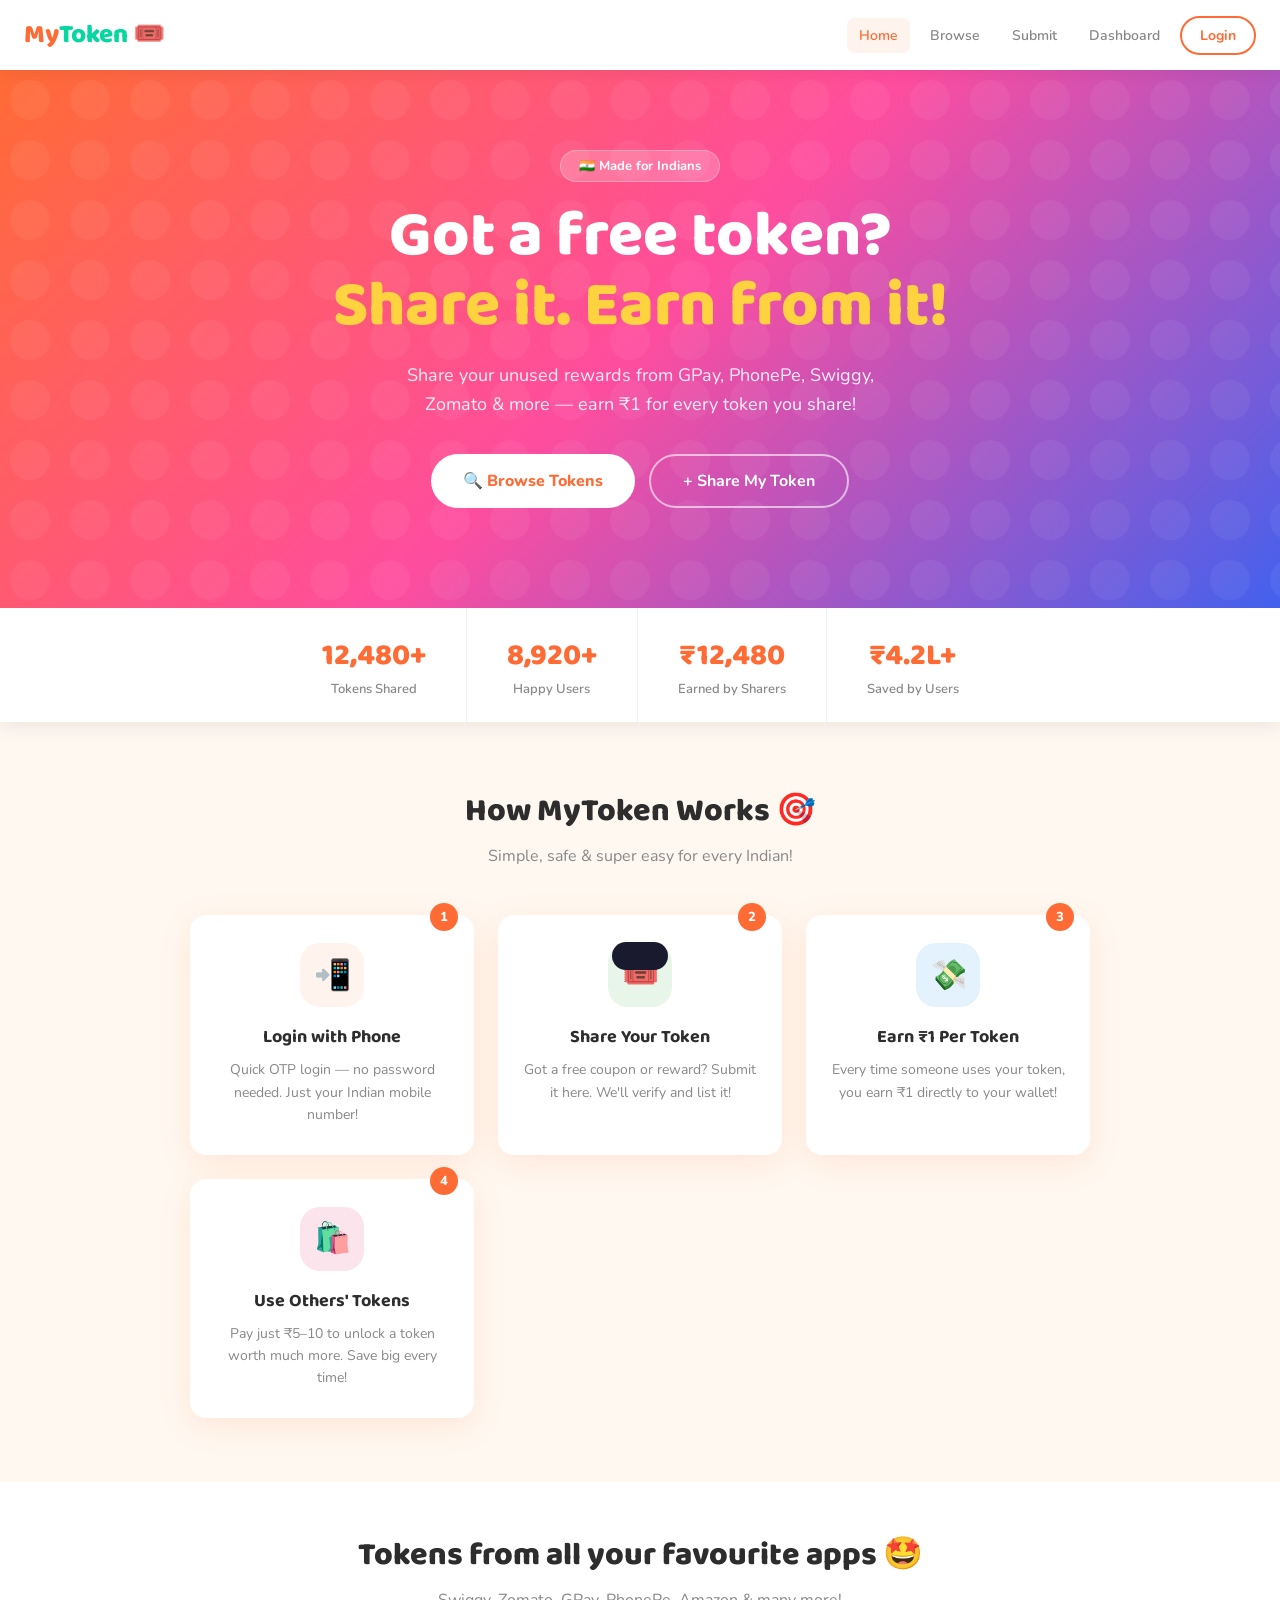
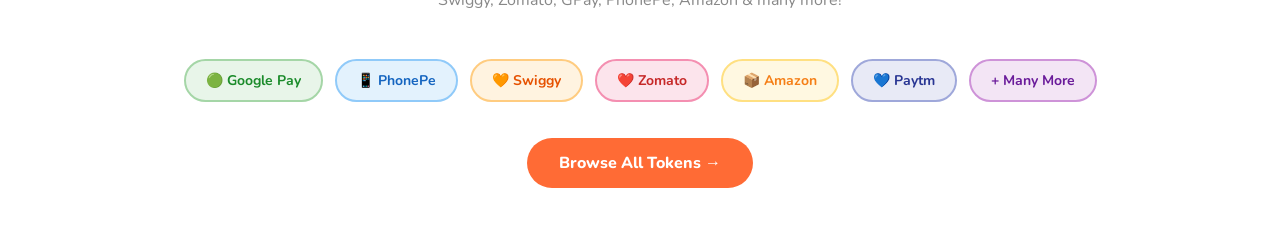
<file: index.html>
<!DOCTYPE html>
<html lang="en">
<head>
  <meta charset="UTF-8"/>
  <meta name="viewport" content="width=device-width, initial-scale=1.0"/>
  <title>MyToken — Share & Save</title>

  <!-- Google Fonts -->
  <link href="https://fonts.googleapis.com/css2?family=Baloo+2:wght@400;600;700;800&family=Nunito:wght@400;600;700&display=swap" rel="stylesheet"/>

  <!-- 🎨 OUR CSS FILE IS LINKED HERE -->
  <link rel="stylesheet" href="style.css"/>
</head>
<body>

  <!-- ===== TOAST NOTIFICATION (little popup message) ===== -->
  <div class="toast" id="toast"></div>

  <!-- ===== LOGIN MODAL (popup window) ===== -->
  <div class="modal-overlay" id="loginModal">
    <div class="modal">
      <button class="modal-close" onclick="closeModal('loginModal')">✕</button>

      <!-- Step 1: Enter phone number -->
      <div id="loginStep1">
        <div class="modal-icon">📱</div>
        <h3>Login to MyToken</h3>
        <p>Enter your mobile number to continue</p>
        <div class="phone-input-wrap">
          <div class="phone-prefix">🇮🇳 +91</div>
          <input class="phone-field" type="tel" maxlength="10" placeholder="Enter mobile number" id="phoneInput"/>
        </div>
        <button class="btn-modal" onclick="sendOTP()">Send OTP</button>
      </div>

      <!-- Step 2: Enter OTP -->
      <div id="loginStep2" style="display:none;">
        <div class="modal-icon">🔐</div>
        <h3>Enter OTP</h3>
        <p>Sent to +91 <span id="phoneDisplay"></span></p>
        <div class="otp-inputs">
          <input class="otp-input" maxlength="1" type="text" oninput="otpNext(this,0)"/>
          <input class="otp-input" maxlength="1" type="text" oninput="otpNext(this,1)"/>
          <input class="otp-input" maxlength="1" type="text" oninput="otpNext(this,2)"/>
          <input class="otp-input" maxlength="1" type="text" oninput="otpNext(this,3)"/>
        </div>
        <button class="btn-modal" onclick="verifyOTP()">Verify & Login</button>
        <p class="otp-hint">Demo OTP: <strong>1234</strong></p>
      </div>
    </div>
  </div>

  <!-- ===== USE TOKEN MODAL ===== -->
  <div class="modal-overlay" id="useTokenModal">
    <div class="modal">
      <button class="modal-close" onclick="closeModal('useTokenModal')">✕</button>
      <h3>Use This Token</h3>
      <p>Pay a small fee to unlock the token code</p>
      <div class="use-modal-token">
        <div class="platform-row">
          <span id="useTokenEmoji" style="font-size:28px;"></span>
          <div>
            <strong id="useTokenPlatform"></strong><br/>
            <span class="token-val-label" id="useTokenValue"></span>
          </div>
        </div>
        <div class="code-box" id="useTokenCode" onclick="copyCode()">
          🔒 LOCKED
          <span class="copy-hint">Pay to reveal code</span>
        </div>
      </div>
      <div class="payment-note">
        💰 Seller earns ₹1 · You save big on <span id="useTokenPlatform2"></span>!
      </div>
      <button class="btn-modal" onclick="payAndUnlock()" id="payBtn">Pay & Unlock</button>
    </div>
  </div>

  <!-- ===== NAVIGATION BAR ===== -->
  <nav>
    <div class="logo" id="logoBtn">My<span>Token</span> 🎟️</div>
    <div class="nav-links">
      <button class="nav-link active" onclick="goTo('home')"    id="nav-home">Home</button>
      <button class="nav-link"        onclick="goTo('browse')"  id="nav-browse">Browse</button>
      <button class="nav-link"        onclick="goTo('submit')"  id="nav-submit">Submit</button>
      <button class="nav-link"        onclick="goTo('dashboard')" id="nav-dashboard">Dashboard</button>
      <div id="navAuthArea">
        <button class="nav-btn outline" onclick="openModal('loginModal')">Login</button>
      </div>
    </div>
  </nav>

  <!-- ============================= -->
  <!-- PAGE 1: HOME                  -->
  <!-- ============================= -->
  <div class="page active" id="page-home">

    <!-- Hero section (big top banner) -->
    <div class="hero">
      <div class="hero-badge">🇮🇳 Made for Indians</div>
      <h1>Got a free token?<br/><span>Share it. Earn from it!</span></h1>
      <p>Share your unused rewards from GPay, PhonePe, Swiggy, Zomato & more — earn ₹1 for every token you share!</p>
      <div class="hero-btns">
        <button class="btn-hero-primary"   onclick="goTo('browse')">🔍 Browse Tokens</button>
        <button class="btn-hero-secondary" onclick="goTo('submit')">+ Share My Token</button>
      </div>
    </div>

    <!-- Stats bar -->
    <div class="stats-bar">
      <div class="stat-item"><div class="stat-num">12,480+</div><div class="stat-label">Tokens Shared</div></div>
      <div class="stat-item"><div class="stat-num">8,920+</div><div class="stat-label">Happy Users</div></div>
      <div class="stat-item"><div class="stat-num">₹12,480</div><div class="stat-label">Earned by Sharers</div></div>
      <div class="stat-item"><div class="stat-num">₹4.2L+</div><div class="stat-label">Saved by Users</div></div>
    </div>

    <!-- How it works -->
    <div class="section">
      <div class="section-title">How MyToken Works 🎯</div>
      <div class="section-sub">Simple, safe & super easy for every Indian!</div>
      <div class="steps">
        <div class="step-card">
          <div class="step-num">1</div>
          <div class="step-icon" style="background:#fff3ee;">📲</div>
          <h3>Login with Phone</h3>
          <p>Quick OTP login — no password needed. Just your Indian mobile number!</p>
        </div>
        <div class="step-card">
          <div class="step-num">2</div>
          <div class="step-icon" style="background:#e8f5e9;">🎟️</div>
          <h3>Share Your Token</h3>
          <p>Got a free coupon or reward? Submit it here. We'll verify and list it!</p>
        </div>
        <div class="step-card">
          <div class="step-num">3</div>
          <div class="step-icon" style="background:#e3f2fd;">💸</div>
          <h3>Earn ₹1 Per Token</h3>
          <p>Every time someone uses your token, you earn ₹1 directly to your wallet!</p>
        </div>
        <div class="step-card">
          <div class="step-num">4</div>
          <div class="step-icon" style="background:#fce4ec;">🛍️</div>
          <h3>Use Others' Tokens</h3>
          <p>Pay just ₹5–10 to unlock a token worth much more. Save big every time!</p>
        </div>
      </div>
    </div>

    <!-- Platforms section -->
    <div class="section section-white">
      <div class="section-title">Tokens from all your favourite apps 🤩</div>
      <div class="section-sub">Swiggy, Zomato, GPay, PhonePe, Amazon & many more!</div>
      <div class="platforms">
        <div class="chip chip-gpay">🟢 Google Pay</div>
        <div class="chip chip-phone">📱 PhonePe</div>
        <div class="chip chip-swiggy">🧡 Swiggy</div>
        <div class="chip chip-zomato">❤️ Zomato</div>
        <div class="chip chip-amazon">📦 Amazon</div>
        <div class="chip chip-paytm">💙 Paytm</div>
        <div class="chip chip-more">+ Many More</div>
      </div>
      <div style="text-align:center; margin-top:36px;">
        <button class="btn-hero-primary btn-orange" onclick="goTo('browse')">Browse All Tokens →</button>
      </div>
    </div>

  </div><!-- end page-home -->


  <!-- ============================= -->
  <!-- PAGE 2: BROWSE                -->
  <!-- ============================= -->
  <div class="page" id="page-browse">

    <div class="browse-header">
      <h2>Browse Tokens 🔍</h2>
      <p>Find the best deals shared by fellow Indians</p>
    </div>

    <!-- Filter & Search bar -->
    <div class="filter-bar">
      <input class="search-input" type="text" placeholder="Search platform or category..." oninput="filterTokens(this.value)"/>
      <button class="filter-btn active" onclick="filterCat('all',this)">All</button>
      <button class="filter-btn" onclick="filterCat('food',this)">🍔 Food</button>
      <button class="filter-btn" onclick="filterCat('payment',this)">💳 Payments</button>
      <button class="filter-btn" onclick="filterCat('shopping',this)">🛍️ Shopping</button>
      <button class="filter-btn" onclick="filterCat('travel',this)">✈️ Travel</button>
    </div>

    <!-- Token cards will be injected here by JavaScript -->
    <div class="tokens-grid" id="tokensGrid"></div>

  </div><!-- end page-browse -->


  <!-- ============================= -->
  <!-- PAGE 3: SUBMIT TOKEN          -->
  <!-- ============================= -->
  <div class="page" id="page-submit">
    <div class="submit-wrap">
      <div class="submit-card">
        <h2>Share Your Token 🎟️</h2>
        <div class="sub">Submit your unused reward and earn ₹1 when someone uses it!</div>

        <!-- Earnings banner -->
        <div class="earnings-banner">
          <div class="banner-icon">💰</div>
          <div class="banner-text">
            <strong>Earn ₹1 per token!</strong>
            <span>Withdraw to your bank via UPI once you hit ₹10</span>
          </div>
        </div>

        <!-- Platform selector -->
        <div class="form-group">
          <label>Select Platform</label>
          <div class="platform-select" id="platformSelect">
            <div class="platform-opt" onclick="selectPlatform(this,'Google Pay')"><span class="emoji">🟢</span>Google Pay</div>
            <div class="platform-opt" onclick="selectPlatform(this,'PhonePe')"><span class="emoji">📱</span>PhonePe</div>
            <div class="platform-opt" onclick="selectPlatform(this,'Swiggy')"><span class="emoji">🧡</span>Swiggy</div>
            <div class="platform-opt" onclick="selectPlatform(this,'Zomato')"><span class="emoji">❤️</span>Zomato</div>
            <div class="platform-opt" onclick="selectPlatform(this,'Amazon')"><span class="emoji">📦</span>Amazon</div>
            <div class="platform-opt" onclick="selectPlatform(this,'Paytm')"><span class="emoji">💙</span>Paytm</div>
            <div class="platform-opt" onclick="selectPlatform(this,'Flipkart')"><span class="emoji">🛒</span>Flipkart</div>
            <div class="platform-opt" onclick="selectPlatform(this,'Other')"><span class="emoji">✨</span>Other</div>
          </div>
        </div>

        <div class="form-group">
          <label>Token / Coupon Code</label>
          <input type="text" placeholder="e.g. SAVE50GPY" id="tokenCode"/>
        </div>
        <div class="form-group">
          <label>Token Value</label>
          <input type="text" placeholder="e.g. ₹50 cashback, Free delivery, 30% off" id="tokenValue"/>
        </div>
        <div class="form-group">
          <label>Expiry Date</label>
          <input type="date" id="tokenExpiry"/>
        </div>
        <div class="form-group">
          <label>Description (optional)</label>
          <textarea placeholder="Any conditions? Min order? First order only? Tell buyers!" id="tokenDesc"></textarea>
        </div>
        <div class="form-group">
          <label>Your UPI ID (to receive ₹1 earnings)</label>
          <input type="text" placeholder="yourname@upi" id="upiId"/>
        </div>

        <button class="btn-submit" onclick="submitToken()">🚀 Submit Token & Earn ₹1!</button>
      </div>
    </div>
  </div><!-- end page-submit -->


  <!-- ============================= -->
  <!-- PAGE 4: DASHBOARD             -->
  <!-- ============================= -->
  <div class="page" id="page-dashboard">
    <div class="dash-wrap">

      <!-- User info -->
      <div class="dash-top">
        <div class="avatar" id="dashAvatar">R</div>
        <div>
          <div class="dash-name" id="dashName">Rahul K.</div>
          <div class="dash-phone" id="dashPhone">+91 98765 43210</div>
        </div>
      </div>

      <!-- Summary cards -->
      <div class="dash-cards">
        <div class="dash-card">
          <div class="label">Total Earned</div>
          <div class="value green">₹<span id="dashEarned">7</span></div>
        </div>
        <div class="dash-card">
          <div class="label">Tokens Shared</div>
          <div class="value orange" id="dashShared">7</div>
        </div>
        <div class="dash-card">
          <div class="label">Tokens Used</div>
          <div class="value blue" id="dashUsed">3</div>
        </div>
        <div class="dash-card">
          <div class="label">Wallet Balance</div>
          <div class="value pink">₹<span id="dashWallet">7</span></div>
        </div>
      </div>

      <!-- My submitted tokens list -->
      <div class="dash-section-title">My Submitted Tokens</div>
      <div class="my-tokens-list" id="myTokensList"></div>

      <!-- Withdraw section -->
      <div class="withdraw-section">
        <h3>💸 Withdraw Your Earnings</h3>
        <p>Your balance: ₹<span id="withdrawBalance">7</span> · Minimum withdrawal: ₹10</p>
        <button class="btn-withdraw" onclick="withdrawEarnings()">Withdraw via UPI</button>
      </div>

    </div>
  </div><!-- end page-dashboard -->


  <!-- ============================= -->
  <!-- PAGE 5: ADMIN PANEL           -->
  <!-- ============================= -->
  <div class="page" id="page-admin">
    <div class="admin-wrap">

      <div class="admin-header">
        <h2>Admin Panel 🛡️</h2>
        <span class="admin-badge">Super Admin</span>
      </div>

      <!-- Admin summary stats -->
      <div class="admin-stats">
        <div class="admin-stat s1"><div class="label">Total Tokens</div><div class="value">248</div></div>
        <div class="admin-stat s2"><div class="label">Revenue Today</div><div class="value">₹840</div></div>
        <div class="admin-stat s3"><div class="label">Active Users</div><div class="value">1,240</div></div>
        <div class="admin-stat s4"><div class="label">Pending Review</div><div class="value pink">12</div></div>
      </div>

      <!-- Admin tabs -->
      <div class="admin-tabs">
        <button class="admin-tab active" onclick="adminTab('pending',this)">⏳ Pending Approval</button>
        <button class="admin-tab" onclick="adminTab('active',this)">✅ Active Tokens</button>
        <button class="admin-tab" onclick="adminTab('users',this)">👥 Users</button>
        <button class="admin-tab" onclick="adminTab('transactions',this)">💳 Transactions</button>
      </div>

      <!-- Table will be injected by JavaScript -->
      <div class="admin-table" id="adminTable"></div>

    </div>
  </div><!-- end page-admin -->


  <!-- 🟡 OUR JAVASCRIPT FILE IS LINKED HERE (always at bottom!) -->
  <script src="script.js"></script>

</body>
</html>
</file>
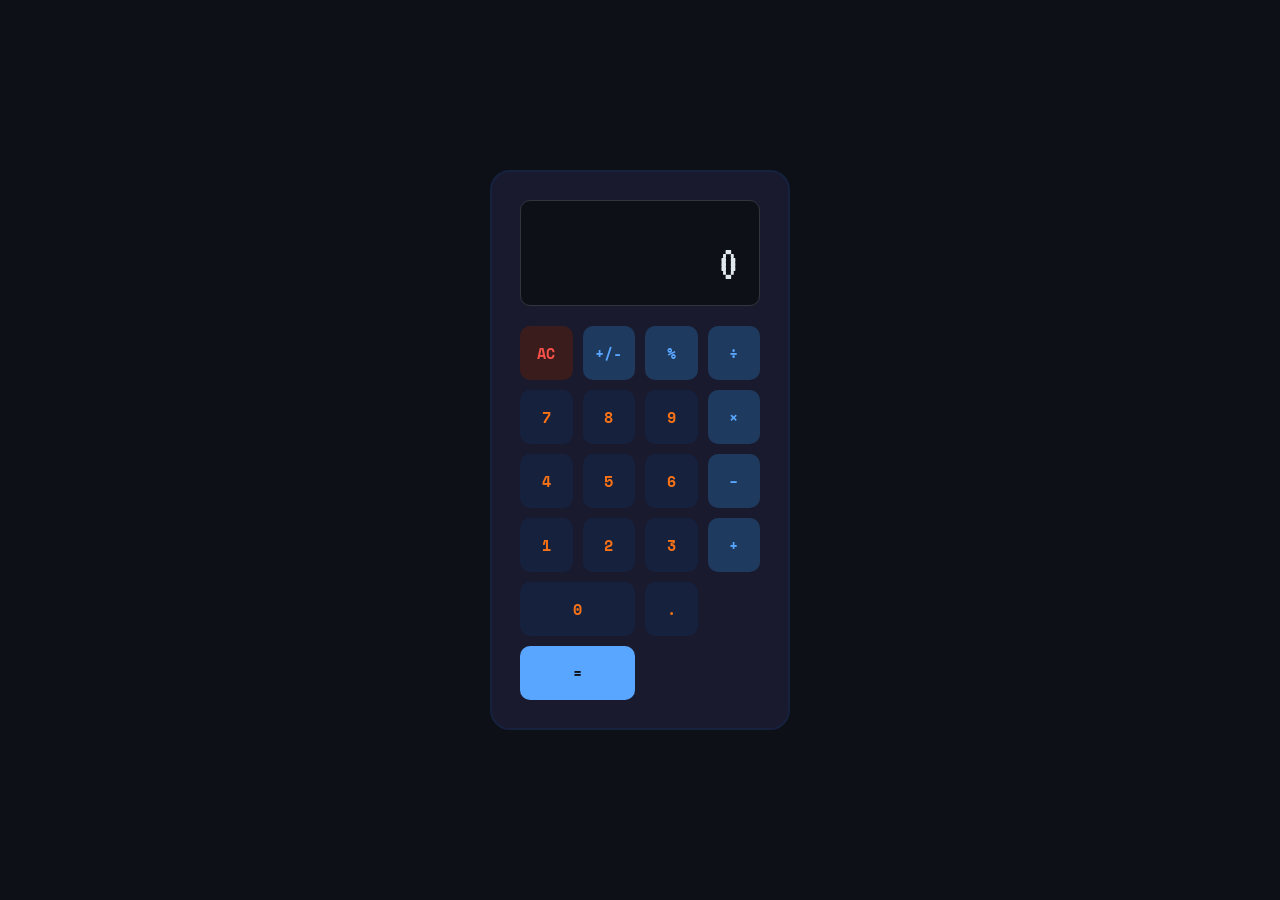
<file: retroCalculator.html>
<!DOCTYPE html>
<html lang="en">
<head>
  <meta charset="UTF-8" />
  <meta name="viewport" content="width=device-width, initial-scale=1.0"/>
  <title>Retro Calculator</title>
  <link href="https://fonts.googleapis.com/css2?family=VT323&family=Space+Mono:wght@400;700&display=swap" rel="stylesheet"/>
  <style>
    * { margin: 0; padding: 0; box-sizing: border-box; }

    body {
      min-height: 100vh;
      display: flex;
      align-items: center;
      justify-content: center;
      background: #0d1117;
    }

    .calc {
      background: #1a1a2e;
      border-radius: 20px;
      padding: 28px;
      width: 300px;
      border: 2px solid #16213e;
    }

    .screen {
      background: #0d1117;
      border-radius: 10px;
      padding: 16px 20px;
      margin-bottom: 20px;
      border: 1.5px solid #30363d;
      min-height: 90px;
      display: flex;
      flex-direction: column;
      justify-content: flex-end;
      align-items: flex-end;
    }

    .screen-expr {
      font-family: 'Space Mono', monospace;
      font-size: 13px;
      color: #58a6ff;
      min-height: 20px;
      word-break: break-all;
    }

    .screen-val {
      font-family: 'VT323', monospace;
      font-size: 52px;
      color: #e2e8f0;
      line-height: 1;
      word-break: break-all;
    }

    .buttons {
      display: grid;
      grid-template-columns: repeat(4, 1fr);
      gap: 10px;
    }

    .btn {
      font-family: 'Space Mono', monospace;
      font-size: 15px;
      font-weight: 700;
      border: none;
      border-radius: 10px;
      padding: 16px 0;
      cursor: pointer;
      transition: transform 0.08s, background 0.1s;
      user-select: none;
    }

    .btn:active { transform: scale(0.93); }

    .btn-num { background: #16213e; color: #f97316; }
    .btn-num:hover { background: #1d2a4a; }

    .btn-op { background: #1e3a5f; color: #58a6ff; }
    .btn-op:hover { background: #264d80; }

    .btn-eq {
      background: #58a6ff;
      color: #0d1117;
      grid-column: span 2;
    }
    .btn-eq:hover { background: #79b8ff; }

    .btn-clear { background: #3a1c1c; color: #f85149; }
    .btn-clear:hover { background: #4a2020; }

    .btn-zero { grid-column: span 2; }
  </style>
</head>
<body>
  <div class="calc">
    <div class="screen">
      <div class="screen-expr" id="expr"></div>
      <div class="screen-val" id="display">0</div>
    </div>
    <div class="buttons">
      <button class="btn btn-clear" onclick="clearAll()">AC</button>
      <button class="btn btn-op" onclick="toggleSign()">+/-</button>
      <button class="btn btn-op" onclick="percent()">%</button>
      <button class="btn btn-op" onclick="setOp('/')">÷</button>

      <button class="btn btn-num" onclick="input('7')">7</button>
      <button class="btn btn-num" onclick="input('8')">8</button>
      <button class="btn btn-num" onclick="input('9')">9</button>
      <button class="btn btn-op" onclick="setOp('*')">×</button>

      <button class="btn btn-num" onclick="input('4')">4</button>
      <button class="btn btn-num" onclick="input('5')">5</button>
      <button class="btn btn-num" onclick="input('6')">6</button>
      <button class="btn btn-op" onclick="setOp('-')">−</button>

      <button class="btn btn-num" onclick="input('1')">1</button>
      <button class="btn btn-num" onclick="input('2')">2</button>
      <button class="btn btn-num" onclick="input('3')">3</button>
      <button class="btn btn-op" onclick="setOp('+')">+</button>

      <button class="btn btn-num btn-zero" onclick="input('0')">0</button>
      <button class="btn btn-num" onclick="inputDot()">.</button>
      <button class="btn btn-eq" onclick="calculate()">=</button>
    </div>
  </div>

  <script>
    let current = '0', prev = null, op = null, fresh = false;
    const disp = document.getElementById('display');
    const expr = document.getElementById('expr');

    function update(val) {
      let num = parseFloat(val);
      let str = isNaN(num) ? 'Error' : (Number.isInteger(num) ? num.toString() : parseFloat(num.toFixed(9)).toString());
      disp.textContent = str.length > 12 ? parseFloat(num.toPrecision(8)).toString() : str;
    }

    function input(d) {
      if (fresh) { current = d; fresh = false; }
      else current = current === '0' ? d : current + d;
      if (current.length > 12) return;
      update(current);
    }

    function inputDot() {
      if (fresh) { current = '0.'; fresh = false; }
      else if (!current.includes('.')) current += '.';
      disp.textContent = current;
    }

    function setOp(o) {
      if (op && !fresh) calculate(true);
      prev = parseFloat(current);
      op = o;
      fresh = true;
      const symbols = { '/': '÷', '*': '×', '-': '−', '+': '+' };
      expr.textContent = prev + ' ' + (symbols[o] || o);
    }

    function calculate(chain) {
      if (!op || prev === null) return;
      let a = prev, b = parseFloat(current), res;
      if (op === '/' && b === 0) { disp.textContent = 'Error'; op = null; return; }
      if (op === '+') res = a + b;
      else if (op === '-') res = a - b;
      else if (op === '*') res = a * b;
      else if (op === '/') res = a / b;
      if (!chain) { expr.textContent = ''; op = null; }
      current = parseFloat(res.toFixed(9)).toString();
      update(current);
      fresh = true;
      prev = chain ? res : null;
    }

    function clearAll() { current = '0'; prev = null; op = null; fresh = false; update('0'); expr.textContent = ''; }
    function toggleSign() { current = (parseFloat(current) * -1).toString(); update(current); }
    function percent() { current = (parseFloat(current) / 100).toString(); update(current); }
  </script>
</body>
</html>
</file>
<file: style.css>
/*
  ============================================
  style.css — MyToken Website Styles
  ============================================
  CSS controls how everything LOOKS.
  Colors, fonts, sizes, spacing, layout.

  HOW IT CONNECTS:
  The index.html file has this line in <head>:
    <link rel="stylesheet" href="style.css"/>
  That's how HTML and CSS talk to each other!
  ============================================
*/

/* ----- CSS VARIABLES (like reusable color names) ----- */
:root {
  --primary:   #FF6B35;   /* orange — main brand color */
  --secondary: #FFD23F;   /* yellow */
  --accent:    #06D6A0;   /* green */
  --pink:      #FF4D9E;
  --blue:      #4361EE;
  --light:     #FFF8F0;   /* page background */
  --dark:      #1A1A2E;
  --card:      #ffffff;
  --text:      #2d2d2d;
  --muted:     #888888;
  --radius:    16px;
  --shadow:    0 8px 32px rgba(255,107,53,0.13);
}

/* ----- RESET (remove default browser styles) ----- */
* {
  margin: 0;
  padding: 0;
  box-sizing: border-box;
}

body {
  font-family: 'Nunito', sans-serif;
  background: var(--light);
  color: var(--text);
  min-height: 100vh;
}

/* ============================================
   PAGES — only 1 page visible at a time
   JavaScript adds/removes the "active" class
   ============================================ */
.page         { display: none; min-height: 100vh; }
.page.active  { display: block; }


/* ============================================
   NAVIGATION BAR
   ============================================ */
nav {
  background: #fff;
  padding: 14px 24px;
  display: flex;
  align-items: center;
  justify-content: space-between;
  box-shadow: 0 2px 16px rgba(0,0,0,0.07);
  position: sticky;   /* sticks to top when scrolling */
  top: 0;
  z-index: 100;       /* stays above other elements */
}

.logo {
  font-family: 'Baloo 2', cursive;
  font-size: 26px;
  font-weight: 800;
  color: var(--primary);
  cursor: pointer;
}
.logo span { color: var(--accent); }

.nav-links {
  display: flex;
  gap: 8px;
  align-items: center;
}

.nav-btn {
  padding: 8px 18px;
  border-radius: 30px;
  border: none;
  cursor: pointer;
  font-family: 'Nunito', sans-serif;
  font-weight: 700;
  font-size: 14px;
  transition: all 0.2s;
}
.nav-btn.outline {
  background: transparent;
  border: 2px solid var(--primary);
  color: var(--primary);
}
.nav-btn.outline:hover { background: var(--primary); color: #fff; }
.nav-btn.solid { background: var(--primary); color: #fff; }
.nav-btn.solid:hover { background: #e55a28; }

.nav-link {
  background: none;
  border: none;
  cursor: pointer;
  font-family: 'Nunito', sans-serif;
  font-weight: 600;
  font-size: 14px;
  color: var(--muted);
  padding: 8px 12px;
  border-radius: 8px;
  transition: all 0.2s;
}
.nav-link:hover,
.nav-link.active { color: var(--primary); background: #fff3ee; }


/* ============================================
   HOME PAGE — HERO SECTION
   ============================================ */
.hero {
  background: linear-gradient(135deg, #FF6B35 0%, #FF4D9E 50%, #4361EE 100%);
  padding: 80px 24px 100px;
  text-align: center;
  position: relative;
  overflow: hidden;
}

/* Subtle dot pattern on hero background */
.hero::before {
  content: '';
  position: absolute;
  inset: 0;
  background: url("data:image/svg+xml,%3Csvg width='60' height='60' viewBox='0 0 60 60' xmlns='http://www.w3.org/2000/svg'%3E%3Cg fill='%23ffffff' fill-opacity='0.05'%3E%3Ccircle cx='30' cy='30' r='20'/%3E%3C/g%3E%3C/svg%3E");
}

.hero-badge {
  display: inline-block;
  background: rgba(255,255,255,0.2);
  color: #fff;
  border-radius: 30px;
  padding: 6px 18px;
  font-size: 13px;
  font-weight: 700;
  margin-bottom: 20px;
  border: 1px solid rgba(255,255,255,0.3);
  position: relative; /* sit above the ::before layer */
}

.hero h1 {
  font-family: 'Baloo 2', cursive;
  font-size: clamp(36px, 6vw, 64px); /* scales with screen size */
  font-weight: 800;
  color: #fff;
  line-height: 1.1;
  margin-bottom: 18px;
  position: relative;
}
.hero h1 span { color: var(--secondary); }

.hero p {
  color: rgba(255,255,255,0.9);
  font-size: 18px;
  max-width: 520px;
  margin: 0 auto 36px;
  line-height: 1.6;
  position: relative;
}

.hero-btns {
  display: flex;
  gap: 14px;
  justify-content: center;
  flex-wrap: wrap;
  position: relative;
}

.btn-hero-primary {
  background: #fff;
  color: var(--primary);
  padding: 14px 32px;
  border-radius: 50px;
  font-weight: 800;
  font-size: 16px;
  border: none;
  cursor: pointer;
  transition: all 0.2s;
  font-family: 'Nunito', sans-serif;
}
.btn-hero-primary:hover { transform: translateY(-2px); box-shadow: 0 8px 24px rgba(0,0,0,0.2); }
.btn-hero-primary.btn-orange { background: var(--primary); color: #fff; }

.btn-hero-secondary {
  background: transparent;
  color: #fff;
  padding: 14px 32px;
  border-radius: 50px;
  font-weight: 700;
  font-size: 16px;
  border: 2px solid rgba(255,255,255,0.6);
  cursor: pointer;
  transition: all 0.2s;
  font-family: 'Nunito', sans-serif;
}
.btn-hero-secondary:hover { background: rgba(255,255,255,0.15); }


/* ============================================
   STATS BAR
   ============================================ */
.stats-bar {
  background: #fff;
  display: flex;
  justify-content: center;
  flex-wrap: wrap;
  box-shadow: 0 4px 20px rgba(0,0,0,0.08);
}

.stat-item {
  padding: 24px 40px;
  text-align: center;
  border-right: 1px solid #f0f0f0;
}
.stat-item:last-child { border-right: none; }

.stat-num {
  font-family: 'Baloo 2', cursive;
  font-size: 30px;
  font-weight: 800;
  color: var(--primary);
}
.stat-label { font-size: 13px; color: var(--muted); font-weight: 600; }


/* ============================================
   SECTIONS (reusable section wrapper)
   ============================================ */
.section { padding: 64px 24px; }
.section-white { background: #fff; padding-top: 48px; padding-bottom: 48px; }

.section-title {
  font-family: 'Baloo 2', cursive;
  font-size: 32px;
  font-weight: 800;
  text-align: center;
  margin-bottom: 8px;
}
.section-sub { text-align: center; color: var(--muted); margin-bottom: 48px; font-size: 16px; }


/* ============================================
   HOW IT WORKS — STEP CARDS
   ============================================ */
.steps {
  display: grid;
  grid-template-columns: repeat(auto-fit, minmax(220px, 1fr));
  gap: 24px;
  max-width: 900px;
  margin: 0 auto;
}

.step-card {
  background: #fff;
  border-radius: var(--radius);
  padding: 28px 24px;
  text-align: center;
  box-shadow: var(--shadow);
  position: relative;
  transition: transform 0.2s;
}
.step-card:hover { transform: translateY(-4px); }

.step-icon {
  width: 64px;
  height: 64px;
  border-radius: 20px;
  display: flex;
  align-items: center;
  justify-content: center;
  font-size: 30px;
  margin: 0 auto 16px;
}
.step-card h3 { font-family: 'Baloo 2', cursive; font-size: 18px; font-weight: 700; margin-bottom: 8px; }
.step-card p  { font-size: 14px; color: var(--muted); line-height: 1.6; }

/* The little number circle in top-right of step card */
.step-num {
  position: absolute;
  top: -12px;
  right: 16px;
  background: var(--primary);
  color: #fff;
  width: 28px;
  height: 28px;
  border-radius: 50%;
  display: flex;
  align-items: center;
  justify-content: center;
  font-weight: 800;
  font-size: 13px;
}


/* ============================================
   PLATFORM CHIPS (colourful tags)
   ============================================ */
.platforms { display: flex; flex-wrap: wrap; gap: 12px; justify-content: center; margin-top: 32px; }

.chip { padding: 10px 20px; border-radius: 30px; font-weight: 700; font-size: 14px; border: 2px solid; }
.chip-gpay   { background: #e8f5e9; color: #1b8b2b; border-color: #a5d6a7; }
.chip-phone  { background: #e3f2fd; color: #1565c0; border-color: #90caf9; }
.chip-swiggy { background: #fff3e0; color: #e65100; border-color: #ffcc80; }
.chip-zomato { background: #fce4ec; color: #c62828; border-color: #f48fb1; }
.chip-amazon { background: #fff8e1; color: #f57f17; border-color: #ffe082; }
.chip-paytm  { background: #e8eaf6; color: #283593; border-color: #9fa8da; }
.chip-more   { background: #f3e5f5; color: #6a1b9a; border-color: #ce93d8; }


/* ============================================
   BROWSE PAGE
   ============================================ */
.browse-header {
  background: linear-gradient(135deg, #4361EE, #06D6A0);
  padding: 40px 24px;
  text-align: center;
}
.browse-header h2 { font-family: 'Baloo 2', cursive; font-size: 36px; font-weight: 800; color: #fff; margin-bottom: 8px; }
.browse-header p  { color: rgba(255,255,255,0.85); font-size: 16px; }

.filter-bar {
  background: #fff;
  padding: 16px 24px;
  display: flex;
  gap: 12px;
  flex-wrap: wrap;
  align-items: center;
  box-shadow: 0 2px 12px rgba(0,0,0,0.06);
}

.filter-btn {
  padding: 8px 18px;
  border-radius: 30px;
  border: 2px solid #eee;
  background: #fff;
  cursor: pointer;
  font-family: 'Nunito', sans-serif;
  font-weight: 700;
  font-size: 13px;
  transition: all 0.2s;
}
.filter-btn.active,
.filter-btn:hover { background: var(--primary); color: #fff; border-color: var(--primary); }

.search-input {
  flex: 1;
  min-width: 200px;
  padding: 10px 18px;
  border-radius: 30px;
  border: 2px solid #eee;
  font-family: 'Nunito', sans-serif;
  font-size: 14px;
  outline: none;
}
.search-input:focus { border-color: var(--primary); }

/* Grid of token cards */
.tokens-grid {
  display: grid;
  grid-template-columns: repeat(auto-fill, minmax(280px, 1fr));
  gap: 20px;
  padding: 28px 24px;
  max-width: 1100px;
  margin: 0 auto;
}

.token-card {
  background: #fff;
  border-radius: var(--radius);
  padding: 20px;
  box-shadow: 0 4px 20px rgba(0,0,0,0.07);
  transition: all 0.2s;
  border: 2px solid transparent;
}
.token-card:hover { border-color: var(--primary); transform: translateY(-2px); }

.token-top { display: flex; align-items: center; gap: 12px; margin-bottom: 14px; }

.platform-badge {
  width: 44px;
  height: 44px;
  border-radius: 12px;
  display: flex;
  align-items: center;
  justify-content: center;
  font-size: 22px;
  flex-shrink: 0;
}

.token-info h4 { font-family: 'Baloo 2', cursive; font-size: 17px; font-weight: 700; }
.token-info span { font-size: 12px; color: var(--muted); font-weight: 600; }

.token-value {
  display: flex;
  align-items: center;
  justify-content: space-between;
  background: var(--light);
  border-radius: 12px;
  padding: 12px 16px;
  margin-bottom: 14px;
}
.token-amount { font-family: 'Baloo 2', cursive; font-size: 22px; font-weight: 800; color: var(--primary); }
.token-price  { font-size: 13px; font-weight: 700; color: var(--accent); }

.token-desc   { font-size: 13px; color: var(--muted); margin-bottom: 14px; line-height: 1.5; }

.token-footer { display: flex; align-items: center; justify-content: space-between; }
.seller-info  { font-size: 12px; color: var(--muted); }
.seller-info strong { color: var(--text); }

.btn-use {
  background: var(--primary);
  color: #fff;
  border: none;
  border-radius: 30px;
  padding: 9px 20px;
  font-family: 'Nunito', sans-serif;
  font-weight: 700;
  font-size: 13px;
  cursor: pointer;
  transition: all 0.2s;
}
.btn-use:hover { background: #e55a28; transform: scale(1.04); }

.badge-new { background: #fff0e8; color: var(--primary); border-radius: 30px; padding: 3px 10px; font-size: 11px; font-weight: 700; }
.badge-hot { background: #ffe8f0; color: var(--pink);    border-radius: 30px; padding: 3px 10px; font-size: 11px; font-weight: 700; }


/* ============================================
   SUBMIT PAGE
   ============================================ */
.submit-wrap { max-width: 640px; margin: 0 auto; padding: 40px 24px; }

.submit-card {
  background: #fff;
  border-radius: 24px;
  padding: 36px;
  box-shadow: var(--shadow);
}
.submit-card h2 { font-family: 'Baloo 2', cursive; font-size: 28px; font-weight: 800; margin-bottom: 6px; }
.submit-card .sub { color: var(--muted); margin-bottom: 28px; font-size: 15px; }

.earnings-banner {
  background: linear-gradient(135deg, #06D6A0, #4361EE);
  border-radius: 14px;
  padding: 16px 20px;
  display: flex;
  align-items: center;
  gap: 14px;
  margin-bottom: 28px;
}
.banner-icon { font-size: 32px; }
.banner-text { color: #fff; }
.banner-text strong { font-size: 18px; display: block; font-family: 'Baloo 2', cursive; }
.banner-text span   { font-size: 13px; opacity: 0.9; }

/* Form inputs */
.form-group { margin-bottom: 20px; }
.form-group label { display: block; font-weight: 700; font-size: 14px; margin-bottom: 8px; }

.form-group input,
.form-group select,
.form-group textarea {
  width: 100%;
  padding: 12px 16px;
  border: 2px solid #eee;
  border-radius: 12px;
  font-family: 'Nunito', sans-serif;
  font-size: 14px;
  outline: none;
  transition: border 0.2s;
  background: #fafafa;
}
.form-group input:focus,
.form-group select:focus,
.form-group textarea:focus { border-color: var(--primary); background: #fff; }

.form-group textarea { resize: vertical; min-height: 80px; }

/* Platform option boxes */
.platform-select {
  display: grid;
  grid-template-columns: repeat(auto-fill, minmax(100px, 1fr));
  gap: 10px;
  margin-bottom: 20px;
}
.platform-opt {
  border: 2px solid #eee;
  border-radius: 12px;
  padding: 12px 8px;
  text-align: center;
  cursor: pointer;
  transition: all 0.2s;
  font-size: 13px;
  font-weight: 700;
}
.platform-opt:hover,
.platform-opt.selected { border-color: var(--primary); background: #fff3ee; color: var(--primary); }
.platform-opt .emoji { font-size: 24px; display: block; margin-bottom: 4px; }

.btn-submit {
  width: 100%;
  background: linear-gradient(135deg, var(--primary), var(--pink));
  color: #fff;
  border: none;
  border-radius: 14px;
  padding: 16px;
  font-family: 'Baloo 2', cursive;
  font-size: 20px;
  font-weight: 700;
  cursor: pointer;
  transition: all 0.2s;
  margin-top: 8px;
}
.btn-submit:hover { transform: translateY(-2px); box-shadow: 0 8px 24px rgba(255,107,53,0.35); }


/* ============================================
   DASHBOARD PAGE
   ============================================ */
.dash-wrap { max-width: 900px; margin: 0 auto; padding: 32px 24px; }

.dash-top { display: flex; align-items: center; gap: 16px; margin-bottom: 32px; }

.avatar {
  width: 64px;
  height: 64px;
  border-radius: 20px;
  background: linear-gradient(135deg, var(--primary), var(--pink));
  display: flex;
  align-items: center;
  justify-content: center;
  font-size: 28px;
  color: #fff;
  font-weight: 800;
  font-family: 'Baloo 2', cursive;
}

.dash-name  { font-family: 'Baloo 2', cursive; font-size: 24px; font-weight: 800; }
.dash-phone { color: var(--muted); font-size: 14px; }

.dash-cards {
  display: grid;
  grid-template-columns: repeat(auto-fit, minmax(180px, 1fr));
  gap: 16px;
  margin-bottom: 32px;
}

.dash-card {
  background: #fff;
  border-radius: var(--radius);
  padding: 20px;
  box-shadow: 0 4px 16px rgba(0,0,0,0.07);
}
.dash-card .label { font-size: 12px; color: var(--muted); font-weight: 700; text-transform: uppercase; letter-spacing: 0.5px; margin-bottom: 6px; }
.dash-card .value { font-family: 'Baloo 2', cursive; font-size: 28px; font-weight: 800; }
.dash-card .value.green  { color: var(--accent); }
.dash-card .value.orange { color: var(--primary); }
.dash-card .value.blue   { color: var(--blue); }
.dash-card .value.pink   { color: var(--pink); }

.dash-section-title { font-family: 'Baloo 2', cursive; font-size: 20px; font-weight: 700; margin-bottom: 16px; }

.my-tokens-list { display: flex; flex-direction: column; gap: 12px; margin-bottom: 32px; }

.my-token-row {
  background: #fff;
  border-radius: 14px;
  padding: 16px 20px;
  display: flex;
  align-items: center;
  gap: 14px;
  box-shadow: 0 2px 10px rgba(0,0,0,0.05);
}
.my-token-row .platform { font-size: 24px; }
.my-token-row .details  { flex: 1; }
.my-token-row .details .name { font-weight: 700; font-size: 15px; }
.my-token-row .details .meta { font-size: 12px; color: var(--muted); }

.status-badge   { padding: 4px 12px; border-radius: 30px; font-size: 12px; font-weight: 700; }
.status-active  { background: #e8f5e9; color: #2e7d32; }
.status-sold    { background: #ffe8e8; color: #c62828; }
.status-pending { background: #fff8e1; color: #f57f17; }

.withdraw-section {
  background: linear-gradient(135deg, #06D6A0, #4361EE);
  border-radius: 20px;
  padding: 28px;
  color: #fff;
}
.withdraw-section h3 { font-family: 'Baloo 2', cursive; font-size: 22px; margin-bottom: 6px; }
.withdraw-section p  { opacity: 0.9; font-size: 14px; margin-bottom: 20px; }

.btn-withdraw {
  background: #fff;
  color: var(--blue);
  border: none;
  border-radius: 12px;
  padding: 12px 28px;
  font-family: 'Nunito', sans-serif;
  font-weight: 800;
  font-size: 15px;
  cursor: pointer;
  transition: all 0.2s;
}
.btn-withdraw:hover { transform: scale(1.04); }


/* ============================================
   ADMIN PAGE
   ============================================ */
.admin-wrap { max-width: 1000px; margin: 0 auto; padding: 32px 24px; }

.admin-header { display: flex; align-items: center; justify-content: space-between; margin-bottom: 28px; }
.admin-header h2 { font-family: 'Baloo 2', cursive; font-size: 28px; font-weight: 800; }
.admin-badge { background: var(--pink); color: #fff; padding: 5px 14px; border-radius: 30px; font-size: 13px; font-weight: 700; }

.admin-stats {
  display: grid;
  grid-template-columns: repeat(auto-fit, minmax(160px, 1fr));
  gap: 16px;
  margin-bottom: 32px;
}

.admin-stat {
  background: #fff;
  border-radius: var(--radius);
  padding: 20px;
  box-shadow: 0 4px 16px rgba(0,0,0,0.07);
  border-top: 4px solid;
}
.admin-stat.s1 { border-color: var(--primary); }
.admin-stat.s2 { border-color: var(--accent); }
.admin-stat.s3 { border-color: var(--blue); }
.admin-stat.s4 { border-color: var(--pink); }

.admin-stat .label { font-size: 12px; color: var(--muted); font-weight: 700; margin-bottom: 6px; }
.admin-stat .value { font-family: 'Baloo 2', cursive; font-size: 26px; font-weight: 800; }
.admin-stat .value.pink { color: var(--pink); }

.admin-tabs { display: flex; gap: 8px; margin-bottom: 20px; flex-wrap: wrap; }
.admin-tab {
  padding: 9px 20px;
  border-radius: 30px;
  border: 2px solid #eee;
  background: #fff;
  cursor: pointer;
  font-family: 'Nunito', sans-serif;
  font-weight: 700;
  font-size: 13px;
  transition: all 0.2s;
}
.admin-tab.active { background: var(--dark); color: #fff; border-color: var(--dark); }

.admin-table { background: #fff; border-radius: var(--radius); overflow: hidden; box-shadow: 0 4px 16px rgba(0,0,0,0.07); }
.admin-table table     { width: 100%; border-collapse: collapse; }
.admin-table th        { background: var(--light); padding: 14px 16px; text-align: left; font-size: 12px; font-weight: 800; color: var(--muted); text-transform: uppercase; letter-spacing: 0.5px; }
.admin-table td        { padding: 14px 16px; border-top: 1px solid #f5f5f5; font-size: 14px; }
.admin-table tr:hover td { background: #fafafa; }

.action-btn     { padding: 6px 14px; border-radius: 8px; border: none; cursor: pointer; font-family: 'Nunito', sans-serif; font-weight: 700; font-size: 12px; transition: all 0.2s; }
.action-approve { background: #e8f5e9; color: #2e7d32; }
.action-approve:hover { background: #2e7d32; color: #fff; }
.action-reject  { background: #fce4ec; color: #c62828; }
.action-reject:hover  { background: #c62828; color: #fff; }


/* ============================================
   MODAL (popup windows)
   ============================================ */
.modal-overlay {
  display: none;                      /* hidden by default */
  position: fixed;                    /* stays on screen even when scrolling */
  inset: 0;                           /* covers the whole screen */
  background: rgba(0,0,0,0.5);       /* dark see-through background */
  z-index: 1000;
  align-items: center;
  justify-content: center;
  padding: 20px;
}
.modal-overlay.open { display: flex; } /* JavaScript adds this class to show modal */

.modal {
  background: #fff;
  border-radius: 24px;
  padding: 36px;
  max-width: 440px;
  width: 100%;
  text-align: center;
  position: relative;
  animation: pop 0.3s ease;
}

/* Pop-in animation for modal */
@keyframes pop {
  from { transform: scale(0.85); opacity: 0; }
  to   { transform: scale(1);    opacity: 1; }
}

.modal h3 { font-family: 'Baloo 2', cursive; font-size: 24px; font-weight: 800; margin-bottom: 8px; }
.modal p  { color: var(--muted); margin-bottom: 24px; font-size: 15px; }

.modal-icon  { font-size: 48px; margin-bottom: 12px; }
.modal-close { position: absolute; top: 16px; right: 20px; background: none; border: none; font-size: 22px; cursor: pointer; color: var(--muted); }

/* OTP boxes */
.otp-inputs { display: flex; gap: 10px; justify-content: center; margin-bottom: 24px; }
.otp-input {
  width: 52px;
  height: 60px;
  border: 2px solid #eee;
  border-radius: 14px;
  text-align: center;
  font-size: 24px;
  font-weight: 800;
  font-family: 'Baloo 2', cursive;
  outline: none;
  transition: border 0.2s;
}
.otp-input:focus { border-color: var(--primary); }
.otp-hint { margin-top: 14px; font-size: 13px; color: var(--muted); }

/* Phone number input row */
.phone-input-wrap { display: flex; gap: 10px; margin-bottom: 16px; }
.phone-prefix {
  background: var(--light);
  border: 2px solid #eee;
  border-radius: 12px;
  padding: 12px 16px;
  font-weight: 700;
  font-size: 15px;
}
.phone-field {
  flex: 1;
  padding: 12px 16px;
  border: 2px solid #eee;
  border-radius: 12px;
  font-family: 'Nunito', sans-serif;
  font-size: 15px;
  outline: none;
}
.phone-field:focus { border-color: var(--primary); }

.btn-modal {
  width: 100%;
  background: var(--primary);
  color: #fff;
  border: none;
  border-radius: 14px;
  padding: 14px;
  font-family: 'Baloo 2', cursive;
  font-size: 18px;
  font-weight: 700;
  cursor: pointer;
  transition: all 0.2s;
}
.btn-modal:hover { background: #e55a28; }

/* Use token modal content */
.use-modal-token { background: var(--light); border-radius: 16px; padding: 20px; margin-bottom: 20px; text-align: left; }
.platform-row    { display: flex; align-items: center; gap: 10px; margin-bottom: 12px; }
.token-val-label { font-size: 12px; color: var(--muted); }

.code-box {
  background: #fff;
  border: 2px dashed var(--primary);
  border-radius: 12px;
  padding: 14px;
  text-align: center;
  font-family: 'Baloo 2', cursive;
  font-size: 22px;
  font-weight: 800;
  color: var(--primary);
  letter-spacing: 3px;
  cursor: pointer;
}
.copy-hint { font-size: 11px; color: var(--muted); font-family: 'Nunito', sans-serif; display: block; margin-top: 4px; font-weight: 600; letter-spacing: 0; }

.payment-note { background: #e8f5e9; border-radius: 12px; padding: 14px; font-size: 13px; color: #2e7d32; font-weight: 600; text-align: left; margin-bottom: 16px; }


/* ============================================
   TOAST NOTIFICATION (bottom popup message)
   ============================================ */
.toast {
  position: fixed;
  bottom: 30px;
  left: 50%;
  transform: translateX(-50%) translateY(100px); /* hidden below screen */
  background: var(--dark);
  color: #fff;
  padding: 14px 28px;
  border-radius: 30px;
  font-weight: 700;
  font-size: 14px;
  z-index: 9999;
  transition: transform 0.3s;
  white-space: nowrap;
}
.toast.show { transform: translateX(-50%) translateY(0); } /* slides up when shown */


/* ============================================
   EMPTY STATE
   ============================================ */
.empty { text-align: center; padding: 60px 24px; color: var(--muted); }
.empty .icon { font-size: 64px; display: block; margin-bottom: 16px; }


/* ============================================
   RESPONSIVE — for small screens (phones)
   ============================================ */
@media (max-width: 600px) {
  .stat-item { padding: 18px 20px; }
  .nav-link  { display: none; }   /* hide nav links on mobile (would need a hamburger menu) */
  .otp-input { width: 44px; height: 52px; font-size: 20px; }
  .admin-table { overflow-x: auto; } /* allow horizontal scroll on small screens */
}
</file>
